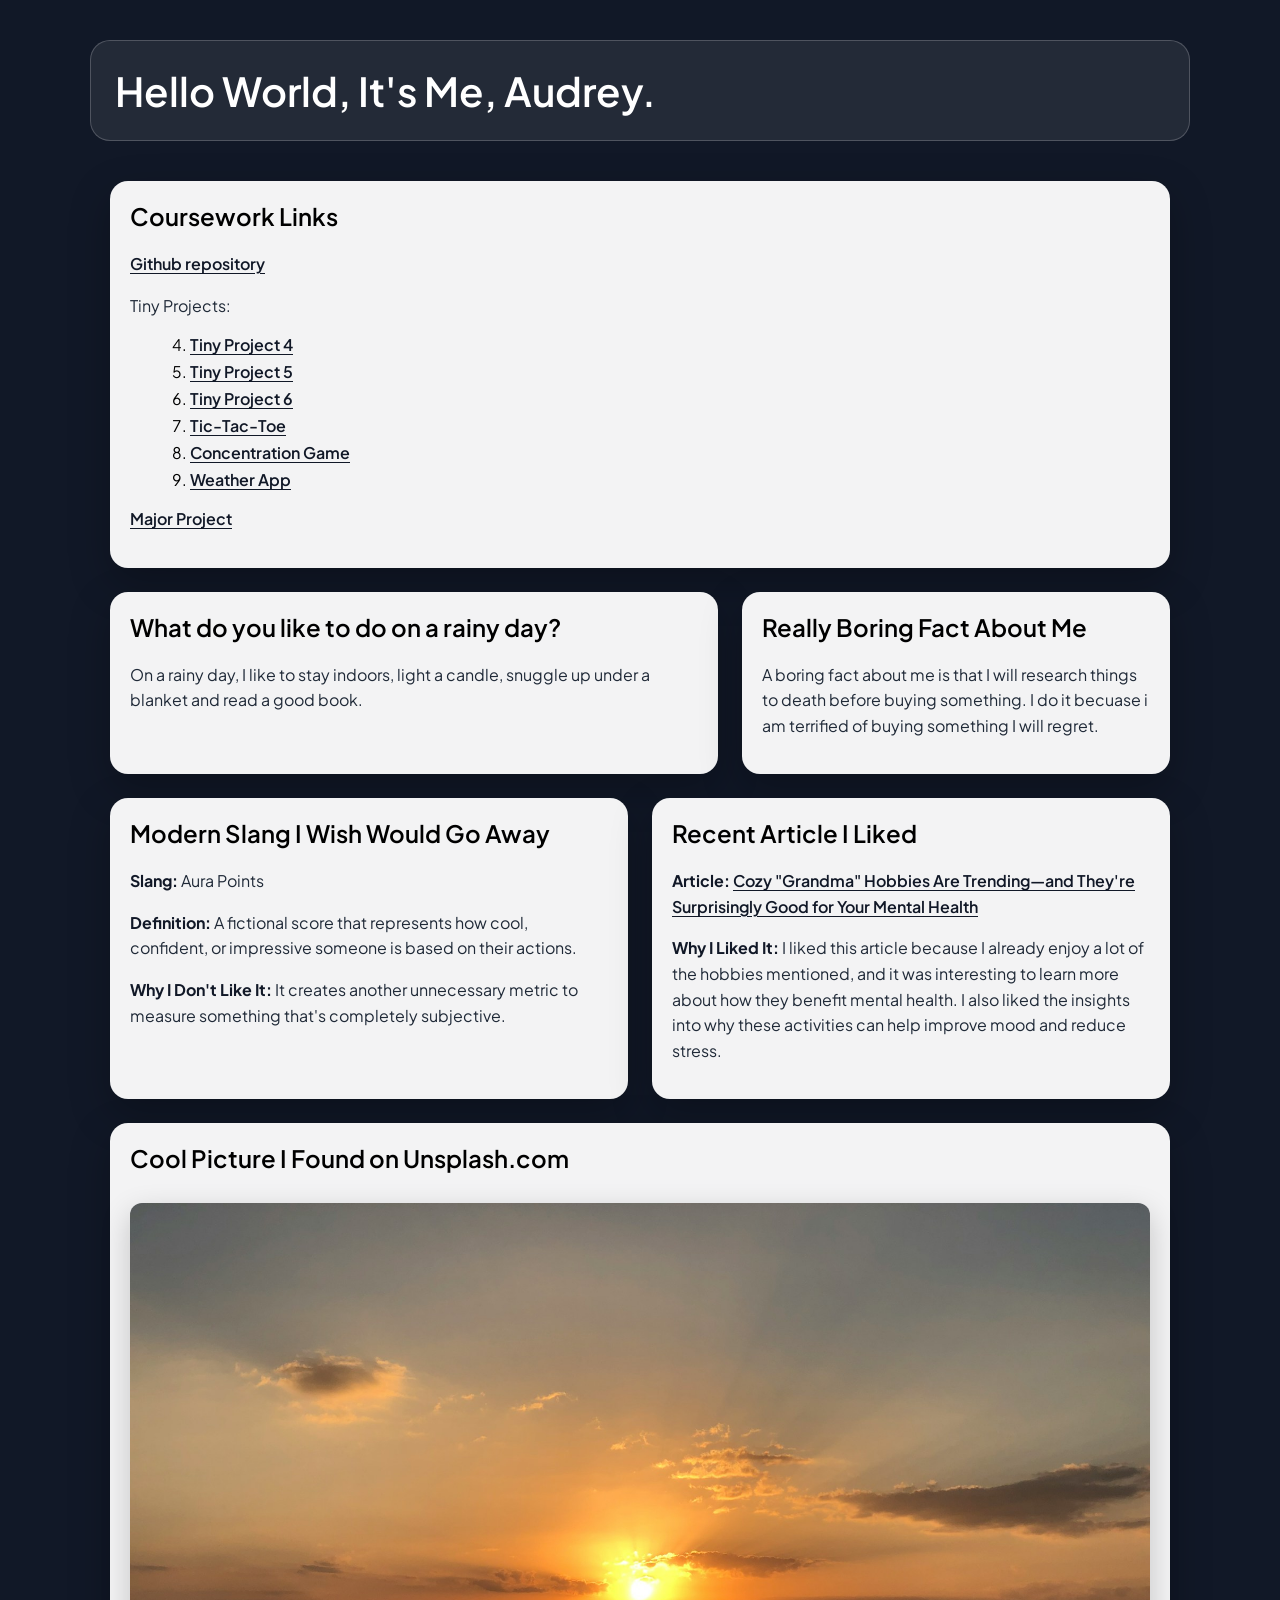
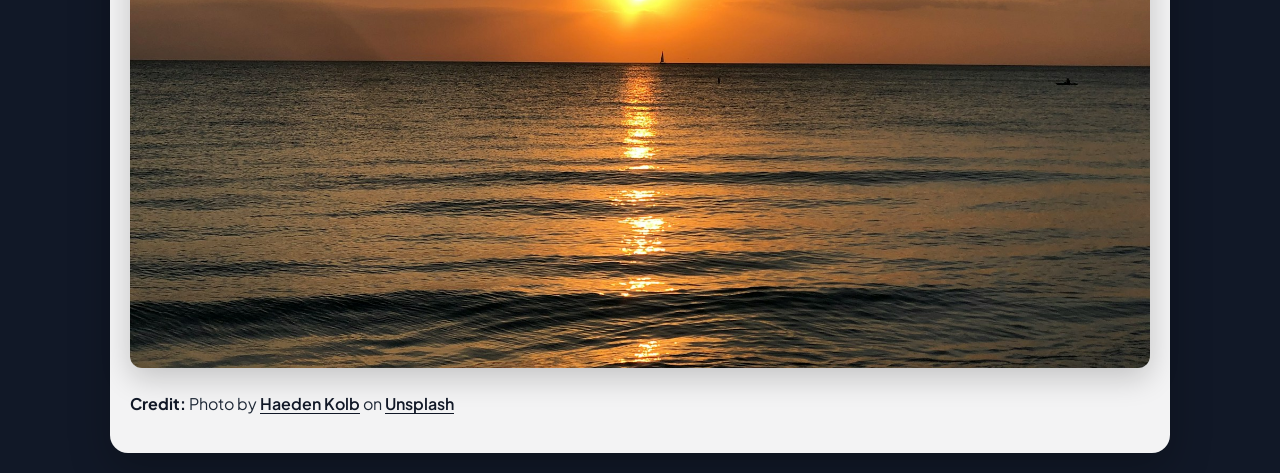
<file: index.html>
<!DOCTYPE html>
<html>

<head>
    <meta http-equiv="Content-Type" content="text/html; charset=UTF-8">
    <meta name="viewport" content="width=device-width, initial-scale=1.0">
    <title>Hello World, It's Me, Audrey</title>
    <link rel="stylesheet" href="styles.css" media="all">
</head>

<body>

    <header>
        <h1>Hello World, It's Me, Audrey.</h1>
    </header>

    <main>

        <section id="courseworkLinks">
            <h2>Coursework Links</h2>
            <p><a href="https://github.com/ajk4701/ajk4701.github.io">Github repository</a></p>
            <p>Tiny Projects:</p>
            <ol start="4">
                <li><a href="https://ajk4701.github.io/tp4/">Tiny Project 4</a></li>
                <li><a href="https://ajk4701.github.io/tp5/">Tiny Project 5</a></li>
                <li><a href="https://ajk4701.github.io/tp6/">Tiny Project 6</a></li>
                <li><a href="https://ajk4701.github.io/tic-tac-toe/">Tic-Tac-Toe</a></li>
                <li><a href="https://ajk4701.github.io/concentration/">Concentration Game</a></li>
                <li><a href="https://ajk4701.github.io/weather/">Weather App</a></li>
            </ol>
            <p><a href="https://ajk4701.github.io/major-project/">Major Project</a></p>
        </section>

        <section id="randomQuestion">
            <h2>What do you like to do on a rainy day?</h2>
            <p>On a rainy day, I like to stay indoors, light a candle, snuggle up under a blanket and read a good book.</p>
        </section>

        <section id="boringFact">
            <h2>Really Boring Fact About Me</h2>
            <p>A boring fact about me is that I will research things to death before buying something. I do it becuase i am terrified of buying something I will regret.</p>
        </section>

        <section id="slangThatNeedsToGo">
            <h2>Modern Slang I Wish Would Go Away</h2>
            <p><strong>Slang:</strong> Aura Points</p>
            <p><strong>Definition:</strong> A fictional score that represents how cool, confident, or impressive someone is based on their actions.</p>
            <p><strong>Why I Don't Like It:</strong> It creates another unnecessary metric to measure something that's completely subjective.</p>
        </section>

        <section id="interestingArticle">
            <h2>Recent Article I Liked</h2>
            <p><strong>Article:</strong> <a href="https://www.realsimple.com/grandma-hobbies-are-trending-and-good-for-your-mental-health-11898751">Cozy "Grandma" Hobbies Are Trending—and They're Surprisingly Good for Your Mental Health</a></p>
            <p><strong>Why I Liked It:</strong> I liked this article because I already enjoy a lot of the hobbies mentioned, and it was interesting to learn more about how they benefit mental health. I also liked the insights into why these activities can help improve mood and reduce stress.</p>
        </section>

        <section id="coolPic">
            <h2>Cool Picture I Found on Unsplash.com</h2>
            <p><img src="images/sunset-photo.jpg"></p>
            <p><strong>Credit:</strong> Photo by <a href="https://unsplash.com/@haeden?utm_source=unsplash&utm_medium=referral&utm_content=creditCopyText">Haeden Kolb</a> on <a href="https://unsplash.com/photos/body-of-water-during-sunset-dagS4jDx5M0?utm_source=unsplash&utm_medium=referral&utm_content=creditCopyText">Unsplash</a></p>
        </section>
    </main>
</body>

</html>
</file>
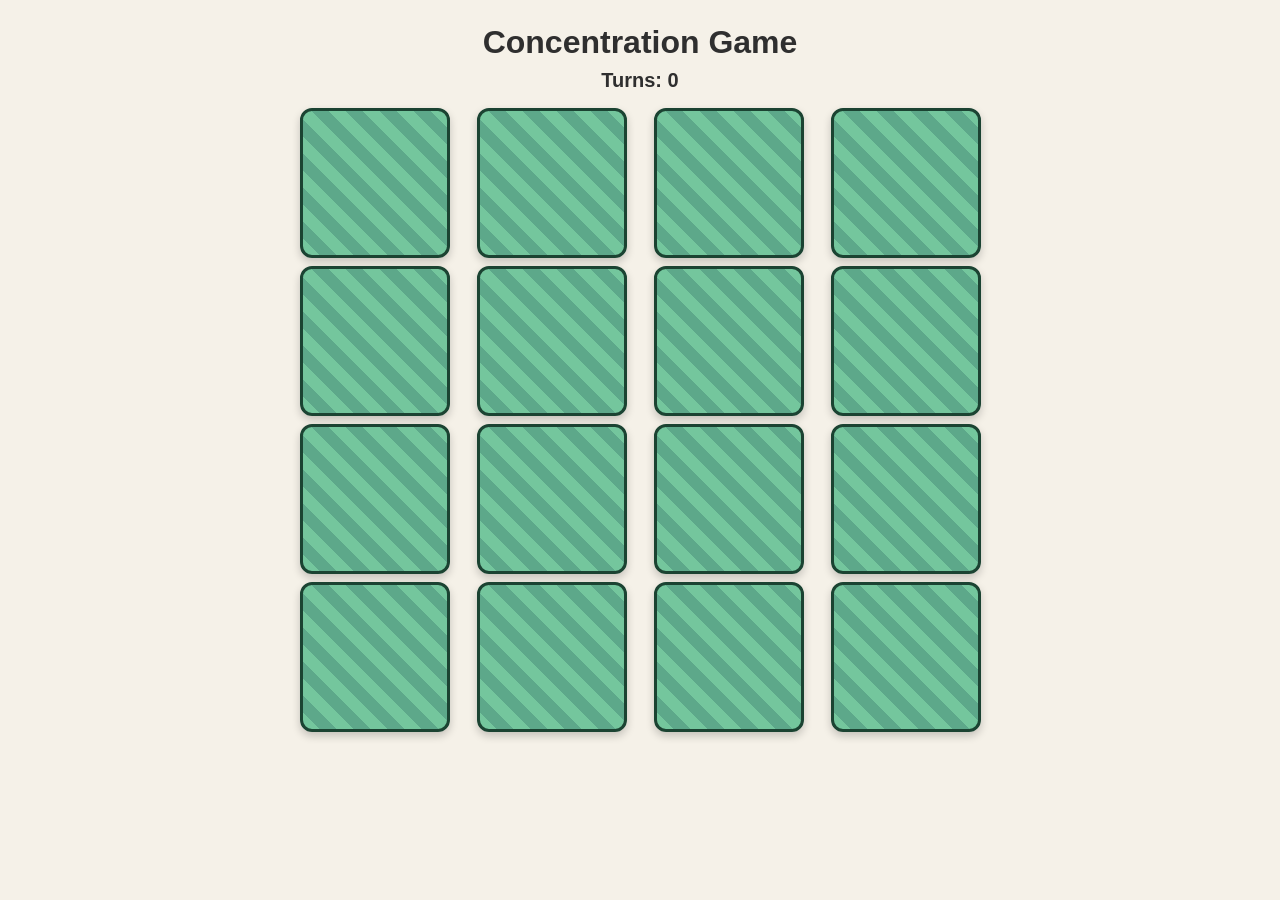
<file: concentration/index.html>
<!DOCTYPE html>
<html>
<head>
	
	<!-- meta tags and title -->
	<meta charset="UTF-8">
	<meta name="viewport" content="width=device-width, initial-scale=1.0">
	<title>Concentration Game</title>

	<!-- external and internal CSS -->
	<link rel="stylesheet" href="styles.css" media="all">
    <script src="scripts.js" defer></script>

</head>

<body>
	<main class="page">
		<h1>Concentration Game</h1>
		<p class="turns">Turns: <span id="turn-count">0</span></p>
		
		<div class="win-panel" id="win-panel">
			<h2>You win!</h2>
			<p>You matched all the animals in <span id="final-turn-count">0</span> turns.</p>
			<button id="play-again">Play Again</button>
		</div>

		<section class="gameboard">

			<div class="card">
				<div class="card-inner">
					<div class="card-front"></div>
					<div class="card-back">
						<img src="images/cow.png" alt="Cow icon">
					</div>
				</div>
			</div>

			<div class="card">
				<div class="card-inner">
					<div class="card-front"></div>
					<div class="card-back">
						<img src="images/cow.png" alt="Cow icon">
					</div>
				</div>
			</div>

			<div class="card">
				<div class="card-inner">
					<div class="card-front"></div>
					<div class="card-back">
						<img src="images/dog.png" alt="Dog icon">
					</div>
				</div>
			</div>

			<div class="card">
				<div class="card-inner">
					<div class="card-front"></div>
					<div class="card-back">
						<img src="images/dog.png" alt="Dog icon">
					</div>
				</div>
			</div>

			<div class="card">
				<div class="card-inner">
					<div class="card-front"></div>
					<div class="card-back">
						<img src="images/giraffe.png" alt="Giraffe icon">
					</div>
				</div>
			</div>

			<div class="card">
				<div class="card-inner">
					<div class="card-front"></div>
					<div class="card-back">
						<img src="images/giraffe.png" alt="Giraffe icon">
					</div>
				</div>
			</div>

			<div class="card">
				<div class="card-inner">
					<div class="card-front"></div>
					<div class="card-back">
						<img src="images/hedgehog.png" alt="Hedgehog icon">
					</div>
				</div>
			</div>

			<div class="card">
				<div class="card-inner">
					<div class="card-front"></div>
					<div class="card-back">
						<img src="images/hedgehog.png" alt="Hedgehog icon">
					</div>
				</div>
			</div>

			<div class="card">
				<div class="card-inner">
					<div class="card-front"></div>
					<div class="card-back">
						<img src="images/monkey.png" alt="Monkey icon">
					</div>
				</div>
			</div>

			<div class="card">
				<div class="card-inner">
					<div class="card-front"></div>
					<div class="card-back">
						<img src="images/monkey.png" alt="Monkey icon">
					</div>
				</div>
			</div>

			<div class="card">
				<div class="card-inner">
					<div class="card-front"></div>
					<div class="card-back">
						<img src="images/penguin.png" alt="Penguin icon">
					</div>
				</div>
			</div>

			<div class="card">
				<div class="card-inner">
					<div class="card-front"></div>
					<div class="card-back">
						<img src="images/penguin.png" alt="Penguin icon">
					</div>
				</div>
			</div>

			<div class="card">
				<div class="card-inner">
					<div class="card-front"></div>
					<div class="card-back">
						<img src="images/pig.png" alt="Pig icon">
					</div>
				</div>
			</div>

			<div class="card">
				<div class="card-inner">
					<div class="card-front"></div>
					<div class="card-back">
						<img src="images/pig.png" alt="Pig icon">
					</div>
				</div>
			</div>

			<div class="card">
				<div class="card-inner">
					<div class="card-front"></div>
					<div class="card-back">
						<img src="images/sheep.png" alt="Sheep icon">
					</div>
				</div>
			</div>

			<div class="card">
				<div class="card-inner">
					<div class="card-front"></div>
					<div class="card-back">
						<img src="images/sheep.png" alt="Sheep icon">
					</div>
				</div>
			</div>

		</section>
		</main>

</body>
</html>
</file>
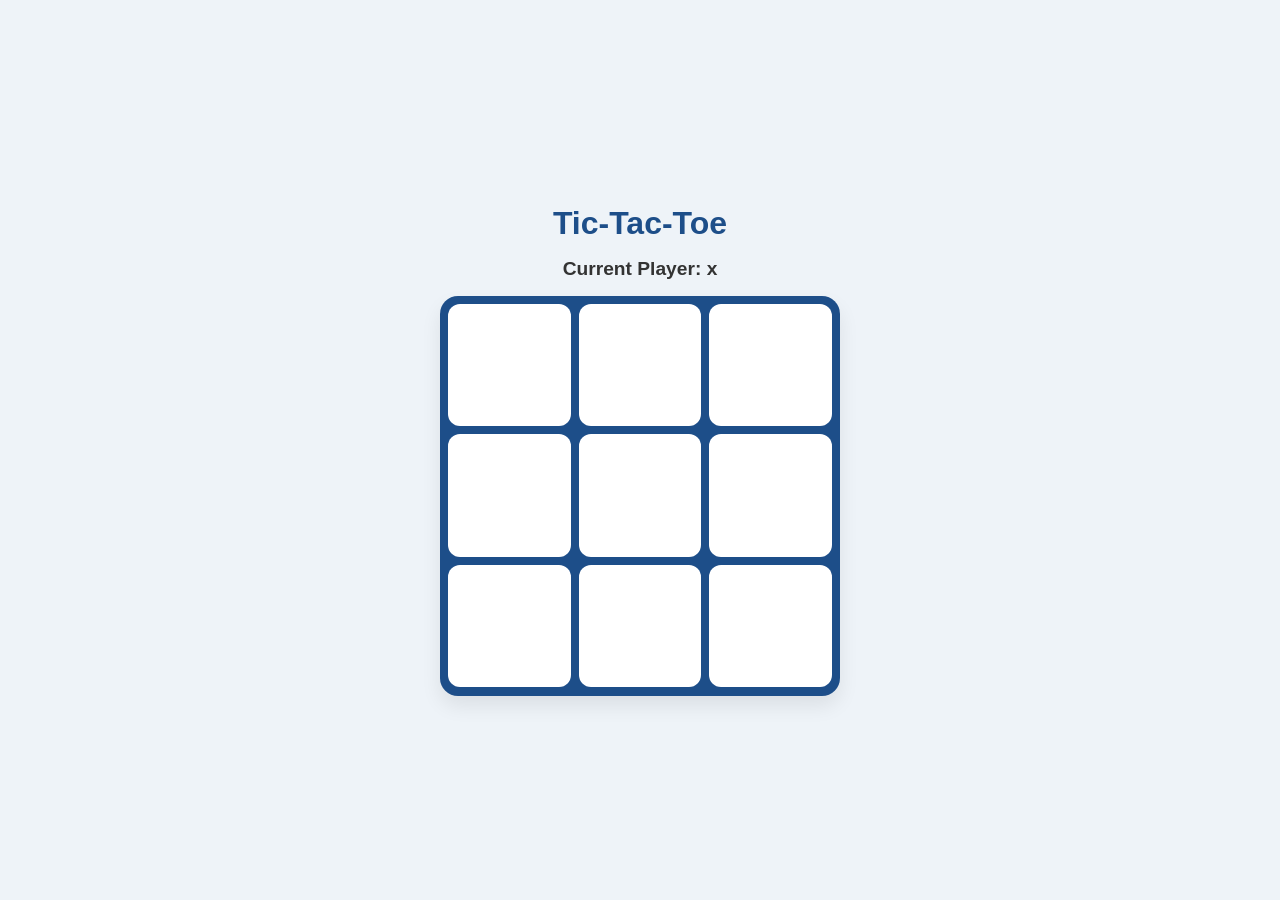
<file: tic-tac-toe/index.html>
<!DOCTYPE html>
<html>
<head>
	
	<!-- meta tags and title -->
	<meta charset="UTF-8">
	<meta name="viewport" content="width=device-width, initial-scale=1.0">
	<title>Tic-Tac-Toe</title>

	<!-- external and internal CSS -->
	<link rel="stylesheet" href="styles.css" media="all">
    
    <!-- external and internal JavaScript -->
	<script src="scripts.js" defer></script>

</head>
<body>

	<main class="page">
		<h1>Tic-Tac-Toe</h1>

		<p id="currentPlayer">Current Player: <span>x</span></p>
		<p id="gameOutcome"></p>
	
		<section class="gameboard">
			<div class="cell" id="a1"></div>
			<div class="cell" id="a2"></div>
			<div class="cell" id="a3"></div>

			<div class="cell" id="b1"></div>
			<div class="cell" id="b2"></div>
			<div class="cell" id="b3"></div>
			
			<div class="cell" id="c1"></div>
			<div class="cell" id="c2"></div>
			<div class="cell" id="c3"></div>
		</section>

		<button id="replayButton">Play Again</button>

	</main>

</body>
</html>
</file>
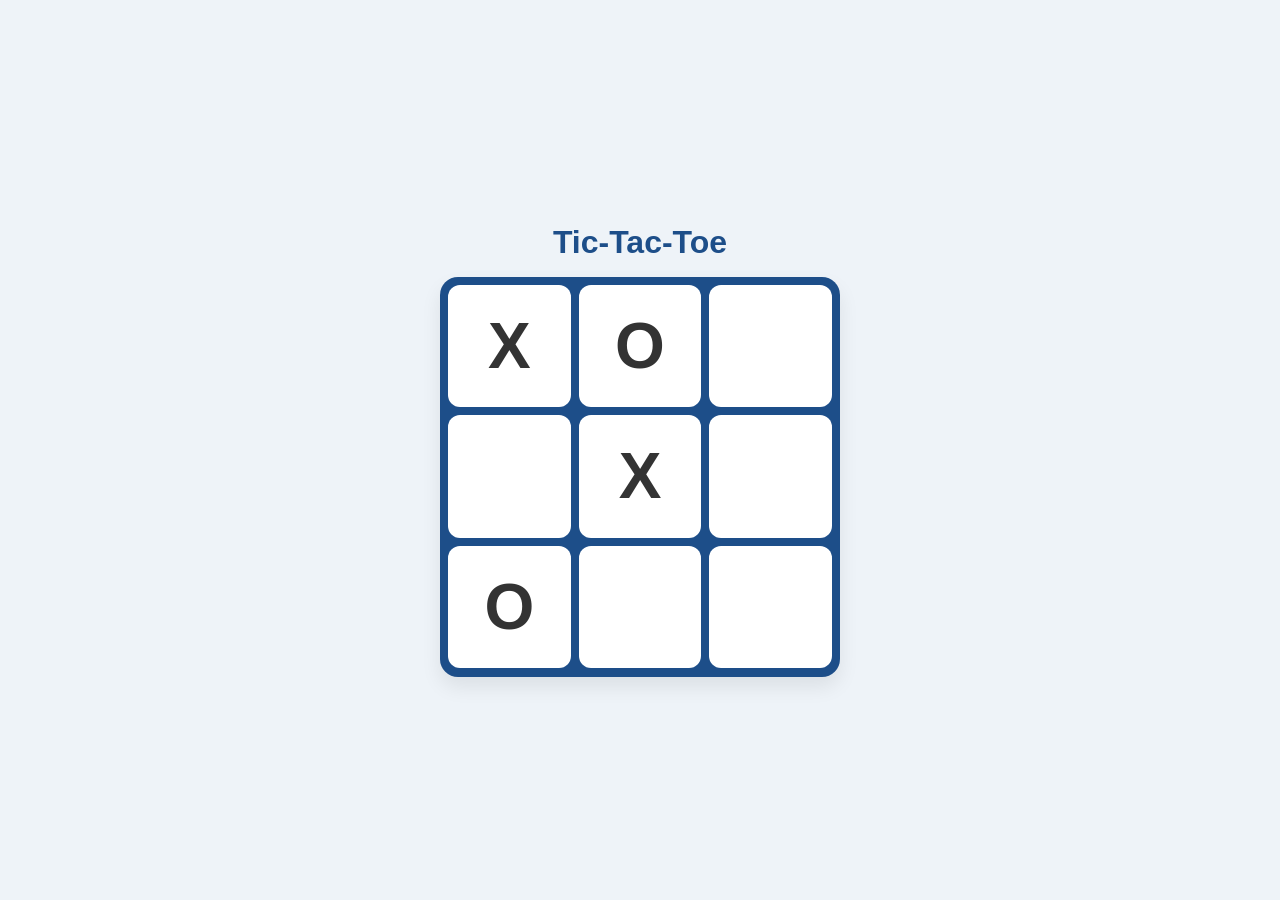
<file: tp4/index.html>
<!DOCTYPE html>
<html>
<head>
	
	<!-- meta tags and title -->
	<meta charset="UTF-8">
	<meta name="viewport" content="width=device-width, initial-scale=1.0">
	<title>Tiny Project 4: Tic-Tac-Toe</title>

	<!-- external and internal CSS -->
	<link rel="stylesheet" href="styles.css" media="all">

</head>
<body>

	<main class="page">
		<h1>Tic-Tac-Toe</h1>
	
		<section class="gameboard">
			<div class="cell">X</div>
			<div class="cell">O</div>
			<div class="cell"></div>

			<div class="cell"></div>
			<div class="cell">X</div>
			<div class="cell"></div>
			
			<div class="cell">O</div>
			<div class="cell"></div>
			<div class="cell"></div>
		</section>


	</main>

</body>
</html>
</file>
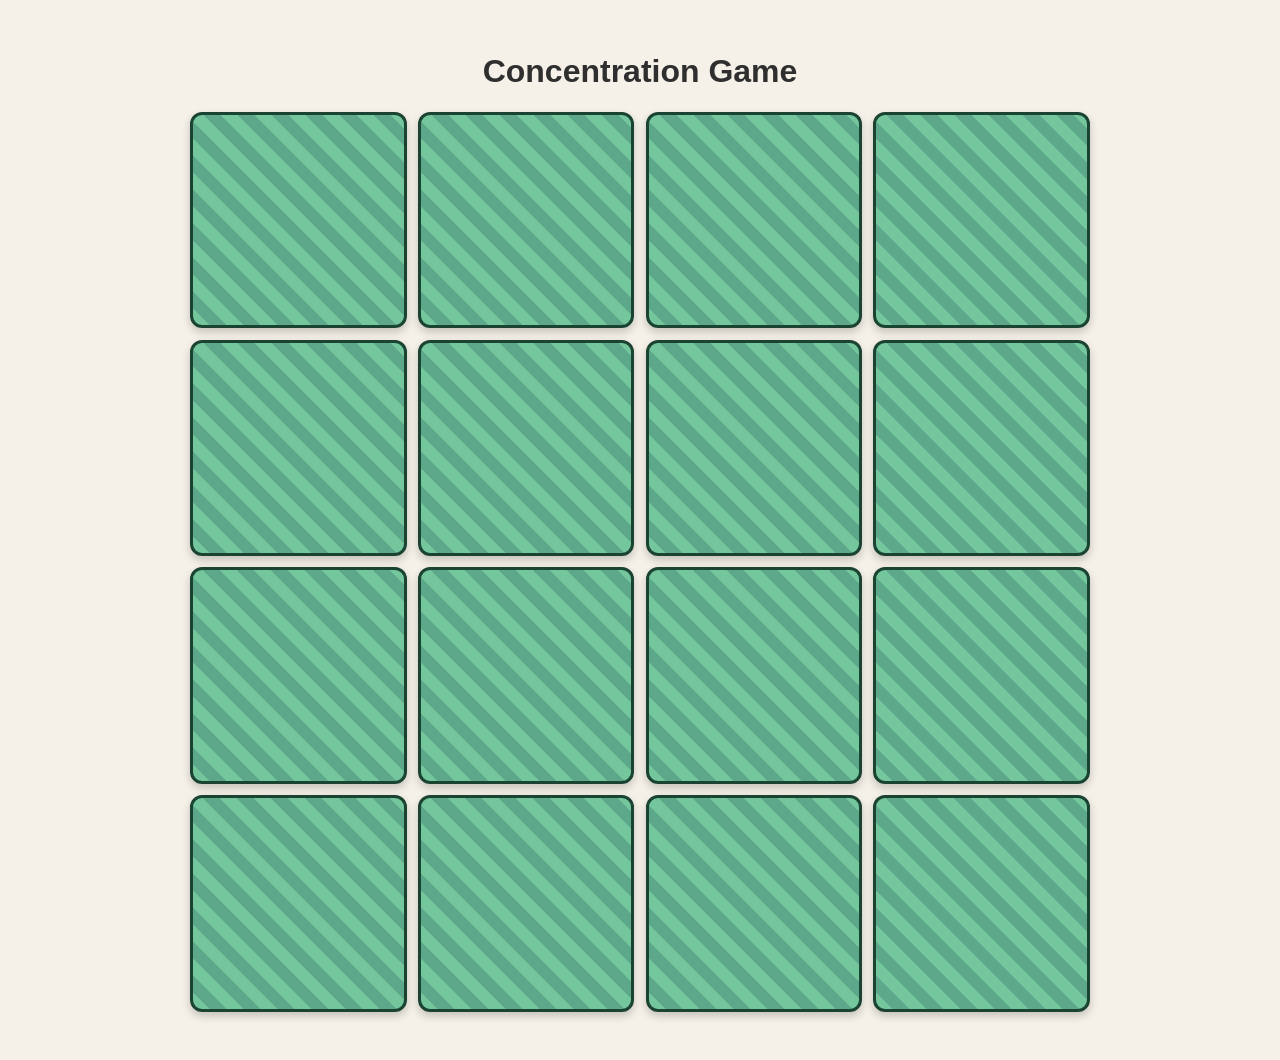
<file: tp5/index.html>
<!DOCTYPE html>
<html>
<head>
	
	<!-- meta tags and title -->
	<meta charset="UTF-8">
	<meta name="viewport" content="width=device-width, initial-scale=1.0">
	<title>Tiny Project 5: Concentration Game</title>

	<!-- external and internal CSS -->
	<link rel="stylesheet" href="styles.css" media="all">

</head>

<body>
	<main class="page">
		<h1>Concentration Game</h1>
		
		<section class="gameboard">

			<div class="card">
				<div class="card-inner">
					<div class="card-front"></div>
					<div class="card-back">
						<img src="images/cow.png" alt="Cow icon">
					</div>
				</div>
			</div>

			<div class="card">
				<div class="card-inner">
					<div class="card-front"></div>
					<div class="card-back">
						<img src="images/cow.png" alt="Cow icon">
					</div>
				</div>
			</div>

			<div class="card">
				<div class="card-inner">
					<div class="card-front"></div>
					<div class="card-back">
						<img src="images/dog.png" alt="Dog icon">
					</div>
				</div>
			</div>

			<div class="card">
				<div class="card-inner">
					<div class="card-front"></div>
					<div class="card-back">
						<img src="images/dog.png" alt="Dog icon">
					</div>
				</div>
			</div>

			<div class="card">
				<div class="card-inner">
					<div class="card-front"></div>
					<div class="card-back">
						<img src="images/giraffe.png" alt="Giraffe icon">
					</div>
				</div>
			</div>

			<div class="card">
				<div class="card-inner">
					<div class="card-front"></div>
					<div class="card-back">
						<img src="images/giraffe.png" alt="Giraffe icon">
					</div>
				</div>
			</div>

			<div class="card">
				<div class="card-inner">
					<div class="card-front"></div>
					<div class="card-back">
						<img src="images/hedgehog.png" alt="Hedgehog icon">
					</div>
				</div>
			</div>

			<div class="card">
				<div class="card-inner">
					<div class="card-front"></div>
					<div class="card-back">
						<img src="images/hedgehog.png" alt="Hedgehog icon">
					</div>
				</div>
			</div>

			<div class="card">
				<div class="card-inner">
					<div class="card-front"></div>
					<div class="card-back">
						<img src="images/monkey.png" alt="Monkey icon">
					</div>
				</div>
			</div>

			<div class="card">
				<div class="card-inner">
					<div class="card-front"></div>
					<div class="card-back">
						<img src="images/monkey.png" alt="Monkey icon">
					</div>
				</div>
			</div>

			<div class="card">
				<div class="card-inner">
					<div class="card-front"></div>
					<div class="card-back">
						<img src="images/penguin.png" alt="Penguin icon">
					</div>
				</div>
			</div>

			<div class="card">
				<div class="card-inner">
					<div class="card-front"></div>
					<div class="card-back">
						<img src="images/penguin.png" alt="Penguin icon">
					</div>
				</div>
			</div>

			<div class="card">
				<div class="card-inner">
					<div class="card-front"></div>
					<div class="card-back">
						<img src="images/pig.png" alt="Pig icon">
					</div>
				</div>
			</div>

			<div class="card">
				<div class="card-inner">
					<div class="card-front"></div>
					<div class="card-back">
						<img src="images/pig.png" alt="Pig icon">
					</div>
				</div>
			</div>

			<div class="card">
				<div class="card-inner">
					<div class="card-front"></div>
					<div class="card-back">
						<img src="images/sheep.png" alt="Sheep icon">
					</div>
				</div>
			</div>

			<div class="card">
				<div class="card-inner">
					<div class="card-front"></div>
					<div class="card-back">
						<img src="images/sheep.png" alt="Sheep icon">
					</div>
				</div>
			</div>

		</section>
		</main>

</body>
</html>
</file>
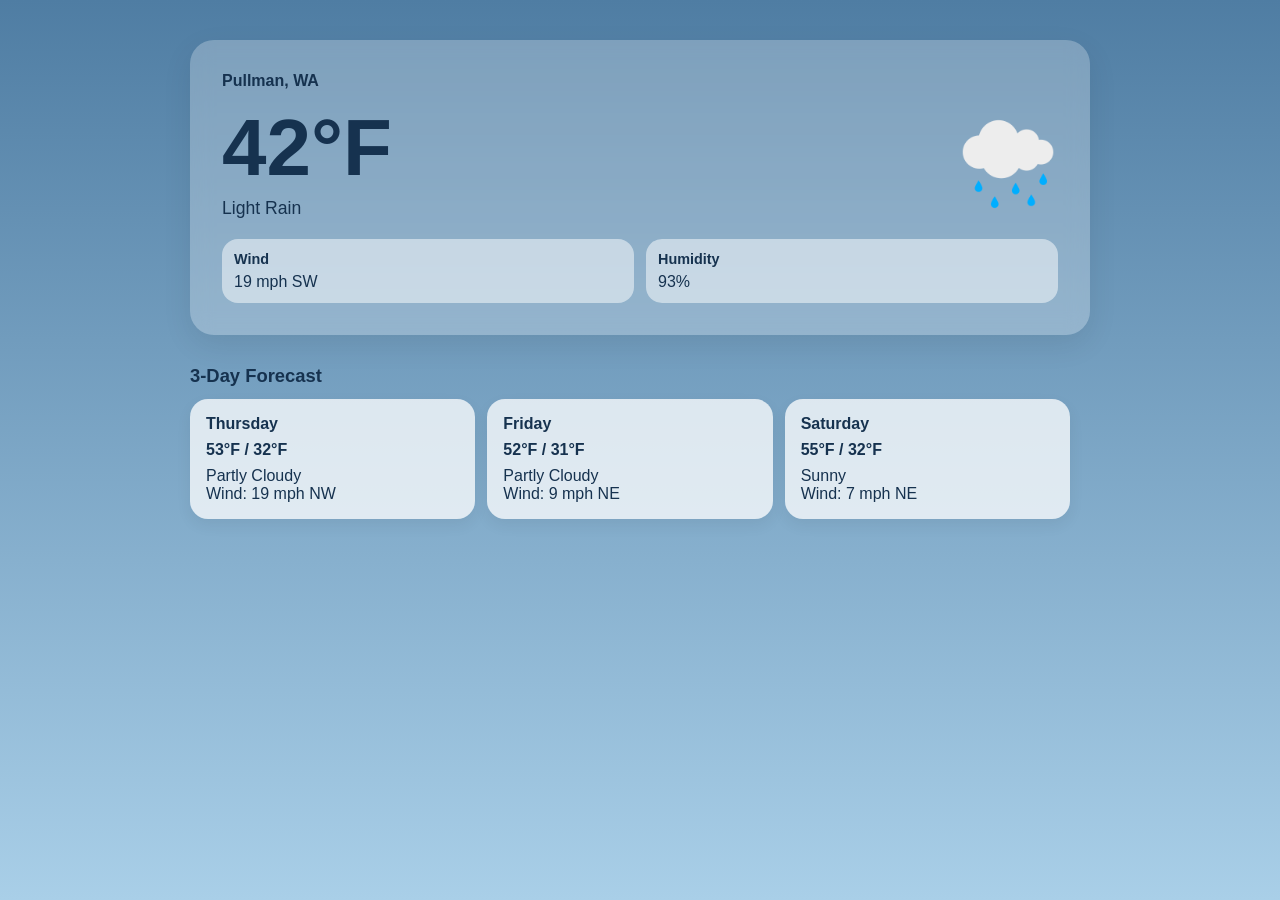
<file: tp6/index.html>
<!DOCTYPE html>
<html>
<head>
	
	<!-- meta tags and title -->
	<meta charset="UTF-8">
	<meta name="viewport" content="width=device-width, initial-scale=1.0">
	<title>Tiny Project 6: Weather App</title>

	<!-- external and internal CSS -->
	<link rel="stylesheet" href="styles.css" media="all">

	<!-- JavaScript -->
	<script src="scripts.js"></script>
	
</head>

<body>

	<main class="app">
		
		<!-- current weather section -->
		<section class="current-weather">
			<p class="location">Pullman, WA</p>

			<div class="current-main">
				<div class="current-text">
					<h1 class="temp">42&deg;F</h1>
					<p class="condition">Light Rain</p>
				</div>
				<img src="images/rain.png" alt="Rain" class="weather-icon">
			</div>

			<div class="weather-details">
				<div class="detail-box">
					<h2>Wind</h2>
					<p>19 mph SW</p>
				</div>

				<div class="detail-box">
					<h2>Humidity</h2>
					<p>93%</p>
				</div>
				
			</div>
		</section>

		<!-- forecast section -->
		<section class="forecast">
			<h2>3-Day Forecast</h2>
			<p class="forecast-note">Drag to see more</p>

			<div class="forecast-row" id="predictions">
				<article class="forecast-card">
					<h3>Thursday</h3>
					<p class="range">53&deg;F / 32&deg;F</p>
					<p>Partly Cloudy</p>
					<p>Wind: 19 mph NW</p>
				</article>

				<article class="forecast-card">
					<h3>Friday</h3>
					<p class="range">52&deg;F / 31&deg;F</p>
					<p>Partly Cloudy</p>
					<p>Wind: 9 mph NE</p>
				</article>

				<article class="forecast-card">
					<h3>Saturday</h3>
					<p class="range">55&deg;F / 32&deg;F</p>
					<p>Sunny</p>
					<p>Wind: 7 mph NE</p>
				</article>
			</div>
		</section>

	</main>

</body>
</html>
</file>
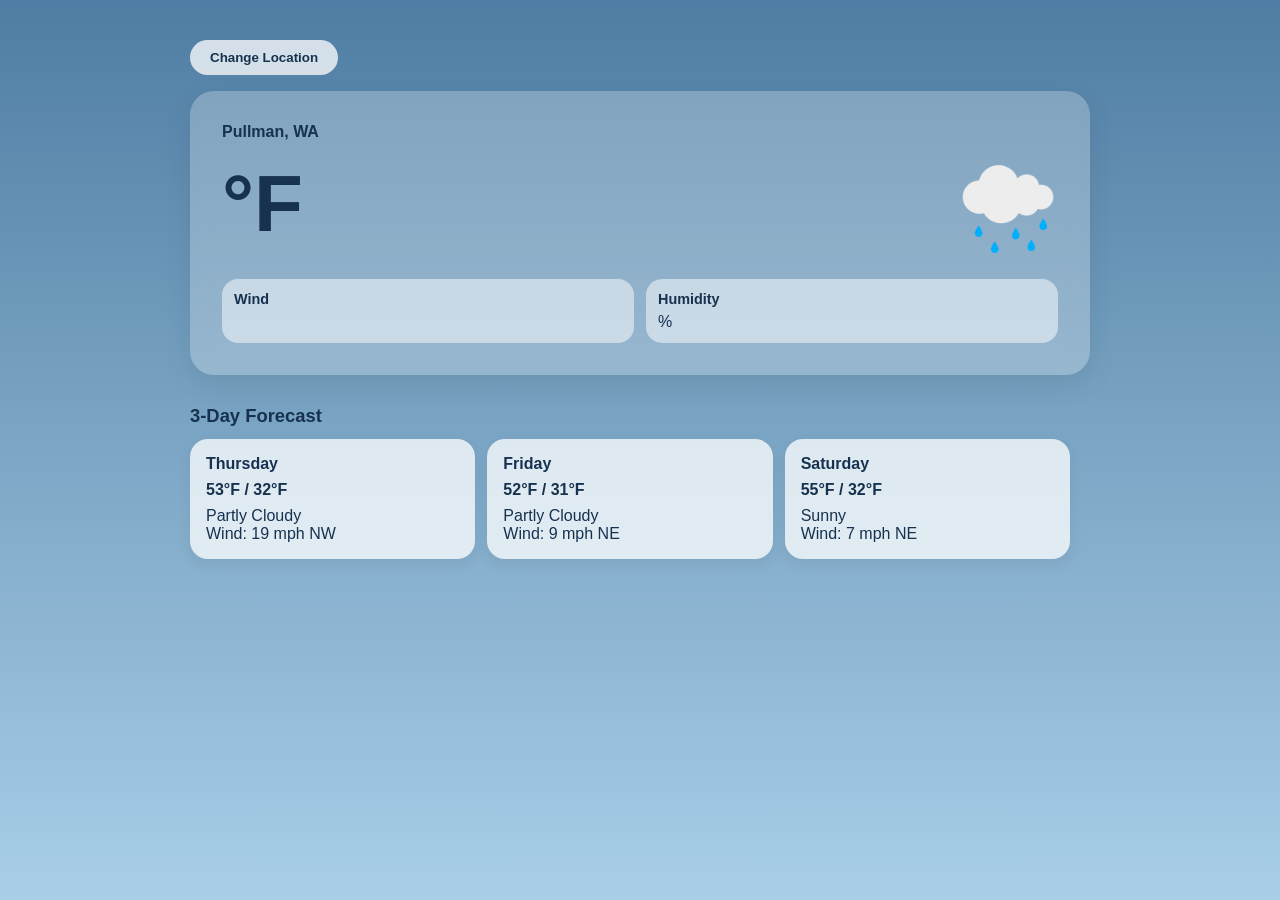
<file: weather/index.html>
<!DOCTYPE html>
<html>
<head>
	
	<!-- meta tags and title -->
	<meta charset="UTF-8">
	<meta name="viewport" content="width=device-width, initial-scale=1.0">
	<title>Weather 2.0</title>

	<!-- external and internal CSS -->
	<link rel="stylesheet" href="styles.css" media="all">

	<!-- JavaScript -->
	<script src="scripts.js" defer></script>
	
</head>

<body>

	<main class="app">

		<button id="open-modal" class="location-button">Change Location</button>

		<div class="modal-background" id="modal-background">
			<div class="modal">
				<h2>Enter Location</h2>
				<form id="location-form">
					<input type="text" id="location-input" placeholder="City, State or Zip Code">
					<button id="submit-location">Update Location</button>
				</form>
				<button id="close-modal">Close</button>
			</div>
		</div>
		
		<!-- current weather section -->
		<section class="current-weather">
			<p class="location" id="location">Pullman, WA</p>

			<div class="current-main">
				<div class="current-text">
					<h1 class="temp" id="temp"><span></span>&deg;F</h1>
					<p class="condition" id="condition"></p>
				</div>
				<img src="images/rain.png" alt="Rain" class="weather-icon" id="weather-icon">
			</div>

			<div class="weather-details">
				<div class="detail-box">
					<h2>Wind</h2>
					<p id="wind"></p>
				</div>

				<div class="detail-box">
					<h2>Humidity</h2>
					<p id="humidity"><span></span>%</p>
				</div>
				
			</div>
		</section>

		<!-- forecast section -->
		<section class="forecast">
			<h2>3-Day Forecast</h2>
			<p class="forecast-note">Drag to see more</p>

			<div class="forecast-row" id="predictions">
				<article class="forecast-card">
					<h3 id="day1-name">Thursday</h3>
					<p class="range" id="day1-range">53&deg;F / 32&deg;F</p>
					<p id="day1-condition">Partly Cloudy</p>
					<p id="day1-wind">Wind: 19 mph NW</p>
				</article>

				<article class="forecast-card">
					<h3 id="day2-name">Friday</h3>
					<p class="range" id="day2-range">52&deg;F / 31&deg;F</p>
					<p id="day2-condition">Partly Cloudy</p>
					<p id="day2-wind">Wind: 9 mph NE</p>
				</article>

				<article class="forecast-card">
					<h3 id="day3-name">Saturday</h3>
					<p class="range" id="day3-range">55&deg;F / 32&deg;F</p>
					<p id="day3-condition">Sunny</p>
					<p id="day3-wind">Wind: 7 mph NE</p>
				</article>
			</div>
		</section>

	</main>

</body>
</html>
</file>
<file: styles.css>
/* style for repoistory home page tp2 */

@import url('https://fonts.googleapis.com/css2?family=Plus+Jakarta+Sans:ital,wght@0,200..800;1,200..800&display=swap');

* {
    box-sizing: border-box;
}

body {
    font-family: 'Plus Jakarta Sans', sans-serif;
    margin: 0;
    padding: 0;
    background-color: #111827;
    min-height: 100vh;
}

/* Header */

header {
    padding: 40px 20px 20px 20px;
}

header h1 {
    max-width: 1100px;
    margin: 0 auto;
    padding: 24px;
    border-radius: 20px;
    font-weight: 600;
    font-size: 2.5rem;
    color: #fff;

    background-color: #ffffff14;
    border: 1px solid #ffffff33;  
}

/* Main Grid */
main {
    max-width: 1100px;
    margin: 0 auto;
    padding: 20px;
    display: grid;
    grid-template-columns: repeat(12, 1fr);
    gap: 24px;
}

/* Section cards */
main section {
    grid-column: span 6;
    background-color: #fffffff2;
    border-radius: 18px;
    padding: 20px;
    box-shadow: 0 15px 40px #00000040;
    position: relative;
    transition: transform 0.2s ease, box-shadow 0.2s ease;
}

main section:hover {
    transform: translateY(-5px);
    box-shadow: 0 25px 60px #00000059;
}

/* Typography */
h2 {
    margin-top: 0;
    font-weight: 600;
}

p {
    line-height: 1.6;
    color: #1f2937;
}

strong {
    color: #111827;
}

/* Links */
a {
    color: #111827;
    font-weight: 600;
    text-decoration: underline;
    text-underline-offset: 3px;
}

a:visited {
    color: #374151;
}

a:hover {
    color: #6ee7ff;
}

a:focus {
    outline: 2px solid #6ee7ff;
    outline-offset: 2px;
}

a:active {
    color: #a78bfa;
}

/* lists */
ol {
    margin-left: 20px;
}

li {
    margin: 6px 0;
}

/* layout adjustments */
#courseworkLinks {
    grid-column: span 12;
}

#coolPic {
    grid-column: span 12;
}

#randomQuestion {
    grid-column: span 7;
}

#boringFact {
    grid-column: span 5;
}

#slangThatNeedsToGo, #interestingArticle {
    grid-column: span 6;
}

/* Image */

#coolPic img {
    width: 100%;
    border-radius: 12px;
    margin-top: 10px;
    box-shadow: 0 10px 30px #00000033;
}

/* responsive */

@media screen and (max-width: 900px) {
    main {
        grid-template-columns: repeat(6, 1fr);
    }

    main section {
        grid-column: span 6;
    }
}
</file>
<file: concentration/styles.css>
/* CSS for Concentration Game */

* {
    box-sizing: border-box;
}

body {
    margin: 0;
    font-family: Arial, sans-serif;
    background-color: #f5f1e8;
    color: #2f2f2f;
}

.page {
    max-width: 900px;
    margin: 0 auto;
    padding: 1rem;
}

h1 {
    text-align: center;
    margin: 0.5rem 0;
}

/* Grid for Concentration Game */

.gameboard {
    display: grid;
    grid-template-columns: repeat(4, 1fr);
    gap: 0.5rem;
    width: min(90vw, 700px);
    margin: 0 auto;
}

.gameboard.hide {
    opacity: 0.3;
    transform: scale(0.95);
    pointer-events: none;
}

/* win panel*/
.win-panel {
    position: absolute;
    left: 50%;
    top: 50%;
    transform: translate(-50%, -50%);
    opacity: 0;
    pointer-events: none;
    text-align: center;
    background-color: #fff;
    padding: 1rem;
    border: 3px solid #1B4332;
    border-radius: 12px;
    box-shadow: 0 4px 8px rgba(0, 0, 0, 0.2);
    width: min(80vw, 300px);
    transition: opacity 0.5s ease, transform 0.5s ease;
}

.win-panel.show {
    opacity: 1;
    transform: translate(-50%, -50%);
    pointer-events: auto;
}

/*card design*/
.card {
    aspect-ratio: 1 / 1;
    width: 100%;
    max-width: 150px;
    margin: 0 auto;
    perspective: 1000px;
    transition: opacity 0.5s ease, transform 0.5s ease;
}

.card-inner {
    position: relative;
    width: 100%;
    height: 100%;
    transition: transform 0.6s;
    transform-style: preserve-3d;
}

.card.flipped .card-inner {
    transform: rotateY(180deg);
}

.card.matched {
    opacity: 0;
    transform: scale(0.8);
    pointer-events: none;
}

.turns {
    text-align: center;
    font-size: 1.25rem;
    font-weight: bold;
    margin: 0.5rem 0 1rem;
}

.card-front, .card-back {
    position: absolute;
    inset: 0;
    display: flex;
    align-items: center;
    justify-content: center;
    border-radius: 12px;
    backface-visibility: hidden;
    overflow: hidden;
    box-shadow: 0 4px 8px rgba(0, 0, 0, 0.2);
}

.card-front {
    background: repeating-linear-gradient(45deg, #74C69D,
    #74C69D 12px, #5DA88A 12px, #5DA88A 24px);
    border: 3px solid #1B4332;
}

.card-back {
    background-color: #fff;
    transform: rotateY(180deg);
    padding: 0.75rem;
}

.card-back img {
    max-width: 80%;
    max-height: 80%;
    object-fit: contain;
}

/* Responsive design for smaller screens */

@media (max-width: 700px) {
	.gameboard {
		grid-template-columns: repeat(2, 1fr);
        width: min(90vw, 400px);
        gap: 0.5rem;
	}

    h1 {
        font-size: 1.5rem;
    }
}
</file>
<file: tic-tac-toe/styles.css>
/*styles for tic-tac-toe*/
* {
    margin: 0;
    padding: 0;
    box-sizing: border-box;
}

body {
    min-height: 100vh;
    font-family: Arial, sans-serif;
    background-color: #eef3f8;
    color: #333;
    display: flex;
    justify-content: center;
    align-items: center;
    padding: 1.5rem;
}

.page {
    width: 100%;
    max-width: 800px;
    text-align: center;
    display: flex;
    flex-direction: column;
    align-items: center;
    gap: 1rem;
}

h1 {
    font-size: clamp(1.5rem, 3vw, 2rem);
    color: #1d4e89;
}

#currentPlayer {
    font-size: 1.2rem;
    font-weight: bold;
}

#gameOutcome {
    display: none;
}

#gameOutcome.showOutcome {
    position: fixed;
    inset: 0;
    background-color: #1d4e89eb;
    color: #fff;
    z-index: 10;
    display: flex;
    justify-content: center;
    align-items: center;
    font-size: clamp(2.5rem, 8vw, 5rem);
    font-weight: bold;
    text-align: center;
}

#replayButton {
    display: none;
    position: fixed;
    z-index: 11;
    left: 50%;
    top: 60%;
    transform: translateX(-50%);
    
    padding: 0.9rem 1.75rem;
    font-size: 1rem;
    font-weight: bold;
    background-color: #fff;
    color: #1d4e89;
    border: none;
    border-radius: 999px;
    cursor: pointer;
    box-shadow: 0 5px 15px rgba(0, 0, 0, 0.1);
}

#replayButton:hover {
    background-color: #eef3f8;
}

/* Grid for Tic Tac Toe */
.gameboard {
    width: min(90vw, 400px);
    aspect-ratio: 1 / 1;
    display: grid;
    grid-template-columns: repeat(3, 1fr);
    grid-template-rows: repeat(3, 1fr);
    gap: 8px;
    padding: 8px;
    background-color: #1d4e89;
    border-radius: 18px;
    box-shadow: 0 10px 20px rgba(0, 0, 0, 0.08);
}

/*each cell of the gameboard*/
.cell {
    background-color: #fff;
    border-radius: 12px;
    display: flex;
    justify-content: center;
    align-items: center;
    font-size: clamp(2rem, 10vw, 4rem);
    font-weight: bold;
    cursor: pointer;
}

.clicked {
    cursor: default;
    color: #1d4e89;
}

/*smaller screens*/
@media (max-width: 600px) {
    body {
        padding: 1rem;
    }

    .page {
        gap: 0.75rem;
    }

    .subtitle {
        margin-bottom: 0.25rem;
    }

    .gameboard {
        width: min(92vw, 340px);
        gap: 6px;
        padding: 6px;
        border-radius: 14px;
    }

    .cell {
        border-radius: 10px;
    }
}
</file>
<file: tp4/styles.css>
/*styles for tp4*/
* {
    margin: 0;
    padding: 0;
    box-sizing: border-box;
}

body {
    min-height: 100vh;
    font-family: Arial, sans-serif;
    background-color: #eef3f8;
    color: #333;
    display: flex;
    justify-content: center;
    align-items: center;
    padding: 1.5rem;
}

.page {
    width: 100%;
    max-width: 800px;
    text-align: center;
    display: flex;
    flex-direction: column;
    align-items: center;
    gap: 1rem;
}

h1 {
    font-size: clamp(2rem, 3vw, 1.5rem);
    color: #1d4e89;
}

/* Grid for Tic Tac Toe */
.gameboard {
    width: min(90vw, 400px);
    aspect-ratio: 1 / 1;
    display: grid;
    grid-template-columns: repeat(3, 1fr);
    grid-template-rows: repeat(3, 1fr);
    gap: 8px;
    padding: 8px;
    background-color: #1d4e89;
    border-radius: 18px;
    box-shadow: 0 10px 20px rgba(0, 0, 0, 0.08);
}

/*each cell of the gameboard*/
.cell {
    background-color: #fff;
    border-radius: 12px;
    display: flex;
    justify-content: center;
    align-items: center;
    font-size: clamp(2rem, 10vw, 4rem);
    font-weight: bold;
}

/*smaller screens*/
@media (max-width: 600px) {
    body {
        padding: 1rem;
    }

    .page {
        gap: 0.75rem;
    }

    .subtitle {
        margin-bottom: 0.25rem;
    }

    .gameboard {
        width: min(92vw, 340px);
        gap: 6px;
        padding: 6px;
        border-radius: 14px;
    }

    .cell {
        border-radius: 10px;
    }
}
</file>
<file: tp5/styles.css>
/* CSS for Concentration Game */

* {
    box-sizing: border-box;
}

body {
    margin: 0;
    font-family: Arial, sans-serif;
    background-color: #f5f1e8;
    color: #2f2f2f;
}

.page {
    max-width: 1200px;
    margin: 0 auto;
    padding: 2rem 1rem 3rem;
}

h1 {
    text-align: center;
}

/* Grid for Concentration Game */

.gameboard {
    display: grid;
    grid-template-columns: repeat(4, 1fr);
    gap: 0.7rem;
    max-width: 900px;
    margin: 0 auto;
}

/*card design*/

.card {
    aspect-ratio: 1 / 1;
    perspective: 1000px;
}

.card-inner {
    position: relative;
    width: 100%;
    height: 100%;
    transition: transform 0.6s;
    transform-style: preserve-3d;
}

.card:hover .card-inner {
    transform: rotateY(180deg);
}

.card-front, .card-back {
    position: absolute;
    inset: 0;
    display: flex;
    align-items: center;
    justify-content: center;
    border-radius: 12px;
    backface-visibility: hidden;
    overflow: hidden;
    box-shadow: 0 4px 8px rgba(0, 0, 0, 0.2);
}

.card-front {
    background: repeating-linear-gradient(45deg, #74C69D,
    #74C69D 12px, #5DA88A 12px, #5DA88A 24px);
    border: 3px solid #1B4332;
}

.card-back {
    background-color: #fff;
    transform: rotateY(180deg);
    padding: 0.75rem;
}

.card-back img {
    max-width: 80%;
    max-height: 80%;
    object-fit: contain;
}

/* Responsive design for smaller screens */

@media (max-width: 700px) {
	.gameboard {
		grid-template-columns: repeat(2, 1fr);
        max-width: 380px;
	}
}
</file>
<file: tp6/styles.css>
/*CSS for tp6*/

* {
    margin: 0;
    padding: 0;
    box-sizing: border-box;
}

/*page background*/
body {
    font-family: Arial, sans-serif;
    background: linear-gradient(to bottom, #4F7DA3, #A9CFE8);
    color: #16324f;
    min-height:100vh;
    padding: 16px;
}

.app {
    max-width: 430px;
    margin: 0 auto;
}

/*current weather card*/
.current-weather {
    background: rgba(255, 255, 255, 0.25);
    border-radius: 24px;
    padding: 20px;
    box-shadow: 0 10px 30px rgba(0, 0, 0, 0.08);
    backdrop-filter: blur(10px);
}

.location {
    font-size: 1rem;
    font-weight: 600;
    margin-bottom: 18px;
}

/*tempature and icon*/
.current-main {
    display: flex;
    align-items: center;
    justify-content: space-between;
    gap: 16px;
}

.temp {
    font-size: 4rem;
    line-height: 1;
}

.condition {
    margin-top: 10px;
    font-size: 1.1rem;
}

.weather-icon {
    width: 80px;
    height: 80px;
    object-fit: contain;
}

/*wind/humidity box*/
.weather-details {
    display: grid;
    grid-template-columns: 1fr 1fr;
    gap: 12px;
    margin-top: 20px;
}

.detail-box {
    background-color: rgba(255, 255, 255, 0.5);
    border-radius: 16px;
    padding: 12px;
}

.detail-box h2 {
    font-size: 0.9rem;
    margin-bottom: 6px;
}

.detail-box p {
    font-size: 1rem;
}

/*forecast section*/
.forecast {
    margin-top: 30px;
}

.forecast h2 {
    font-size: 1.15rem;
    margin-bottom: 12px;
}

.forecast-note {
    font-size: 0.85rem;
    margin-top: 10px;
    opacity: 0.8;
}

/*mobile forcast row*/
.forecast-row {
    display: flex;
    gap: 12px;
    overflow-x: auto;
    padding-bottom: 8px;
    padding-right: 20px;
    cursor: grab;
    scrollbar-width: none;
}

.forecast-row::-webkit-scrollbar {
    display: none;
}

.forecast-row.dragging {
    cursor: grabbing;
}

/*forecast cards*/
.forecast-card {
    min-width: 180px;
    flex-shrink: 0;
    background-color: rgba(255, 255, 255, 0.75);
    border-radius: 18px;
    padding: 16px;
    box-shadow: 0 6px 16px rgba(0, 0, 0, 0.06);
}

.forecast-card h3 {
    font-size: 1rem;
    margin-bottom: 8px;
}

.range {
    font-weight: 700;
    margin-bottom: 8px;
}

/*desktop layout*/
@media (min-width: 768px) {
    body{
        padding: 40px;
    }

    .app {
        max-width: 900px;
    }

    .current-weather {
        padding: 32px;
    }

    .temp {
        font-size: 5rem;
    }

    .weather-icon {
        width: 100px;
        height: 100px;
    }

    .forecast-note {
        display: none;
    }

    .forecast-row {
        display: grid;
        grid-template-columns: repeat(3, 1fr);
        overflow-x: visible;
        cursor: default;
    }

    .forecast-card {
        min-width: 0;
    }
}
</file>
<file: weather/styles.css>
/*CSS for weather*/

* {
    margin: 0;
    padding: 0;
    box-sizing: border-box;
}

/*page background*/
body {
    font-family: Arial, sans-serif;
    background: linear-gradient(to bottom, #4F7DA3, #A9CFE8);
    color: #16324f;
    min-height:100vh;
    padding: 16px;
}

.app {
    max-width: 430px;
    margin: 0 auto;
}

.location-button {
    margin-bottom: 16px;
    padding: 10px 20px;
    border: none;
    border-radius: 999px;
    background-color: rgba(255, 255, 255, 0.75);
    color: #16324f;
    font-weight: 700;
    cursor: pointer;
}

.modal-background {
    display: none;
    position: fixed;
    inset: 0;
    background-color: rgba(0, 0, 0, 0.5);
    align-items: center;
    justify-content: center;
    padding: 20px;
    z-index: 10;
}

.modal-background.show {
    display: flex;
}

.modal {
    background-color: #fff;
    border-radius: 16px;
    padding: 20px;
    max-width: 400px;
    width: 100%;
}

.modal h2 {
    margin-bottom: 16px;
}

.modal input {
    width: 100%;
    padding: 10px;
    margin-bottom: 12px;
}

.modal button {
    padding: 10px 20px;
    margin: 8px;
}

/*current weather card*/
.current-weather {
    background: rgba(255, 255, 255, 0.25);
    border-radius: 24px;
    padding: 20px;
    box-shadow: 0 10px 30px rgba(0, 0, 0, 0.08);
    backdrop-filter: blur(10px);
}

.location {
    font-size: 1rem;
    font-weight: 600;
    margin-bottom: 18px;
}

/*tempature and icon*/
.current-main {
    display: flex;
    align-items: center;
    justify-content: space-between;
    gap: 16px;
}

.temp {
    font-size: 4rem;
    line-height: 1;
}

.condition {
    margin-top: 10px;
    font-size: 1.1rem;
}

.weather-icon {
    width: 80px;
    height: 80px;
    object-fit: contain;
}

/*wind/humidity box*/
.weather-details {
    display: grid;
    grid-template-columns: 1fr 1fr;
    gap: 12px;
    margin-top: 20px;
}

.detail-box {
    background-color: rgba(255, 255, 255, 0.5);
    border-radius: 16px;
    padding: 12px;
}

.detail-box h2 {
    font-size: 0.9rem;
    margin-bottom: 6px;
}

.detail-box p {
    font-size: 1rem;
}

/*forecast section*/
.forecast {
    margin-top: 30px;
}

.forecast h2 {
    font-size: 1.15rem;
    margin-bottom: 12px;
}

.forecast-note {
    font-size: 0.85rem;
    margin-top: 10px;
    opacity: 0.8;
}

/*mobile forcast row*/
.forecast-row {
    display: flex;
    gap: 12px;
    overflow-x: auto;
    padding-bottom: 8px;
    padding-right: 20px;
    cursor: grab;
    scrollbar-width: none;
}

.forecast-row::-webkit-scrollbar {
    display: none;
}

.forecast-row.dragging {
    cursor: grabbing;
}

/*forecast cards*/
.forecast-card {
    min-width: 180px;
    flex-shrink: 0;
    background-color: rgba(255, 255, 255, 0.75);
    border-radius: 18px;
    padding: 16px;
    box-shadow: 0 6px 16px rgba(0, 0, 0, 0.06);
}

.forecast-card h3 {
    font-size: 1rem;
    margin-bottom: 8px;
}

.range {
    font-weight: 700;
    margin-bottom: 8px;
}

/*desktop layout*/
@media (min-width: 768px) {
    body{
        padding: 40px;
    }

    .app {
        max-width: 900px;
    }

    .current-weather {
        padding: 32px;
    }

    .temp {
        font-size: 5rem;
    }

    .weather-icon {
        width: 100px;
        height: 100px;
    }

    .forecast-note {
        display: none;
    }

    .forecast-row {
        display: grid;
        grid-template-columns: repeat(3, 1fr);
        overflow-x: visible;
        cursor: default;
    }

    .forecast-card {
        min-width: 0;
    }
}
</file>
